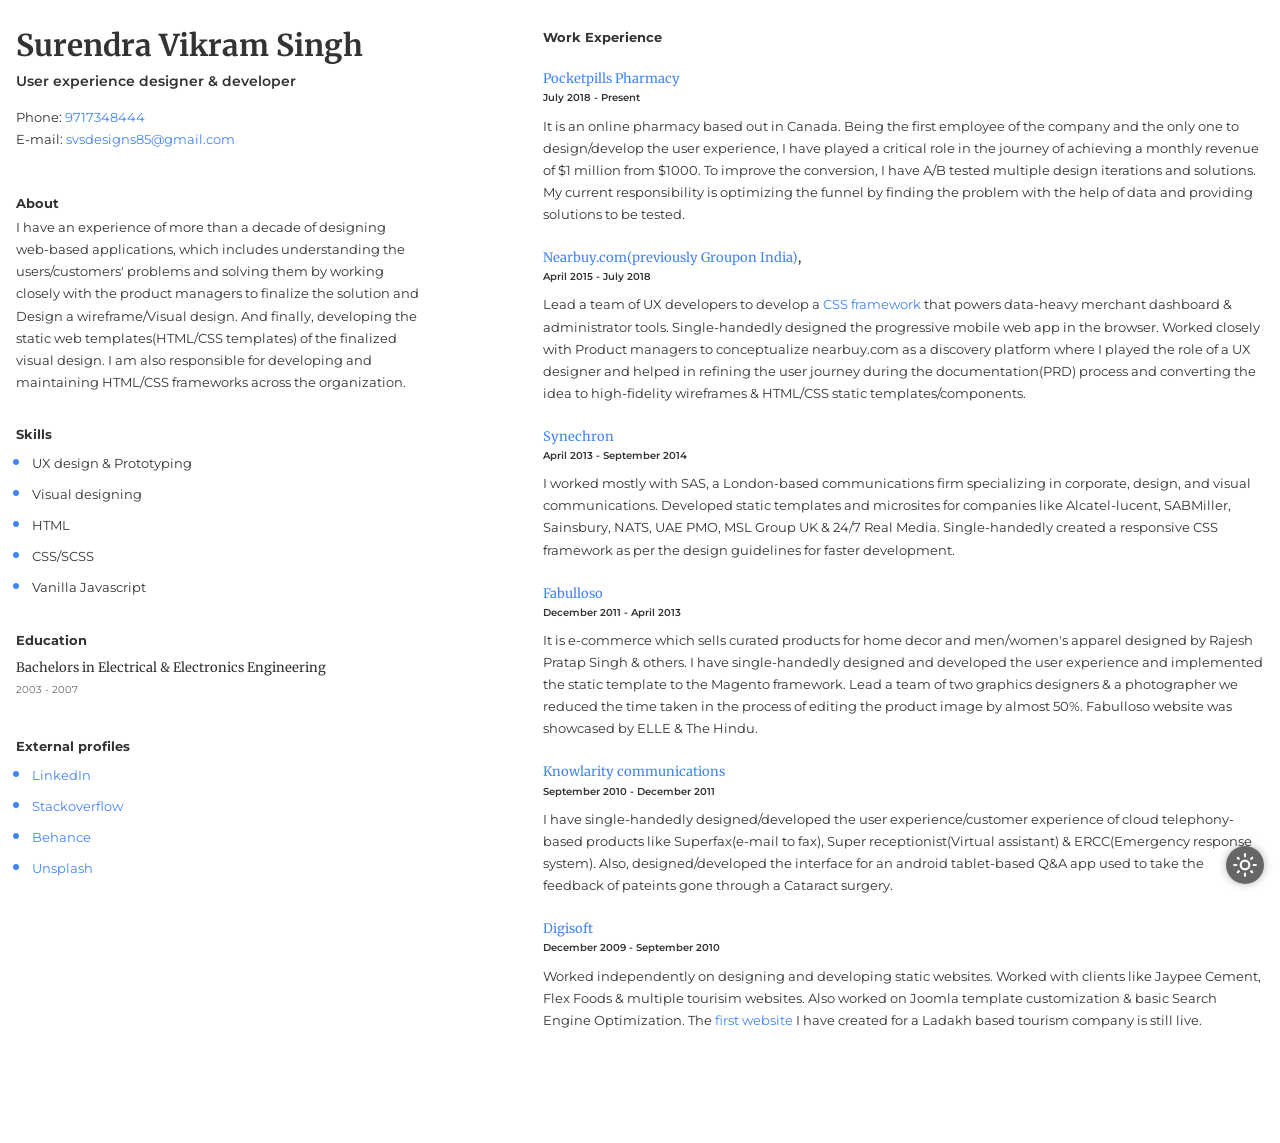
<file: index.html>
<!DOCTYPE html>
<html lang="en">
  <head>
    <meta charset="UTF-8">
    <meta http-equiv="X-UA-Compatible" content="IE=edge">
    <meta name="viewport" content="width=device-width, initial-scale=1.0">
    <title>Surendra Vikram Singh, UX Designer/Developer</title>
    <link rel="preconnect" href="https://fonts.googleapis.com">
    <link rel="preconnect" href="https://fonts.gstatic.com" crossorigin>
    <link rel="preconnect" href="https://fonts.googleapis.com">
    <link rel="preconnect" href="https://fonts.googleapis.com">
    <link href="https://fonts.googleapis.com/css2?family=Merriweather:wght@300;400;700&family=Montserrat:wght@400;600;700&display=swap" rel="stylesheet">
    <link rel="stylesheet" href="styles/style.css" class="block">
  </head>

  <body class="">
    <div class="page-container">

      <!-- Content -->
      <main>
        <section>
          <div class="container full-height">
            <div class="row between-xs full-height">
              <div class="column column--xs-12 column--l-4">
                <div class="wrapper--vertical-l">
                  <h1 class="font-bold">Surendra Vikram Singh</h1>
                  <h2 class="h5 p font-medium margin-top-xs lineheight-default">User experience designer & developer</h2>
                  <address class="margin-top-m">
                    <small class="lineheight-default p">Phone: <a href="tel:9717348444">9717348444</a></small><br>
                    <small class="lineheight-default p">E-mail: <a href="mailto:svsdesigns85@gmail.com">svsdesigns85@gmail.com</a></small>
                  </address>
                </div>

                <div class="wrapper--content margin-top-s">
                  <h3 class="h6 p font-bold">About</h1>
                  <p class="margin-top-xs">I have an experience of more than a decade of designing web-based applications, which includes understanding the users/customers' problems and solving them by working closely with the product managers to finalize the solution and Design a wireframe/Visual design. And finally, developing the static web templates(HTML/CSS templates) of the finalized visual design. I am also responsible for developing and maintaining HTML/CSS frameworks across the organization.</p>
                </div>

                <!-- Skills -->
                <div class="wrapper--content margin-top-s">
                  <h3 class="h6 p font-bold">Skills</h1>
                  <ul class="list list--secondary">
                    <li class="p">UX design & Prototyping</li>
                    <li class="p">Visual designing</li>
                    <li class="p">HTML</li>
                    <li class="p">CSS/SCSS</li>
                    <li class="p">Vanilla Javascript</li>
                  </ul>
                </div>

                <!-- Education -->
                <div class="wrapper--content margin-top-s">
                  <h3 class="h6 p font-bold">Education</h1>

                  <div class="wrapper--vertical-s">
                    <h4 class="h6 font-medium lineheight-default">Bachelors in Electrical & Electronics Engineering</h4>
                    <p class="small color-light font-regular lineheight-m margin-top-xs">2003 - 2007</p>
                  </div>
                </div>

                <!-- Education -->
                <div class="wrapper--content margin-top-s">
                  <h3 class="h6 p font-bold">External profiles</h1>

                    <ul class="list list--secondary">
                      <li class="p"><a href="https://www.linkedin.com/in/svsdesigns/" target="__blank">LinkedIn</a></li>
                      <li class="p"><a href="https://stackoverflow.com/users/1160568/svs" target="__blank">Stackoverflow</a></li>
                      <li class="p"><a href="https://www.behance.net/svsdesigns" target="__blank">Behance</a></li>
                      <li class="p"><a href="https://unsplash.com/@svsdesigns" target="__blank">Unsplash</a></li>
                    </ul>
                </div>
                
              </div>
              <div class="column column--xs-12 column--l-7">
                <div class="wrapper--content margin-top-l">
                  <h3 class="h6 p font-bold">Work Experience</h1>
                </div>

                <!-- Pocketpills -->
                <div class="wrapper--vertical-m">
                  <h4 class="h6 font-medium"><a href="https://pocketpills.com" target="_blank">Pocketpills Pharmacy</a><br><i class="small font-medium lineheight-m">July 2018 - Present</i></h4>
                  <p class="margin-top-s">It is an online pharmacy based out in Canada. Being the first employee of the company and the only one to design/develop the user experience, I have played a critical role in the journey of achieving a monthly revenue of $1 million from $1000. To improve the conversion, I have A/B tested multiple design iterations and solutions. My current responsibility is optimizing the funnel by finding the problem with the help of data and providing solutions to be tested. </p>
                </div>

                <!-- Nearbuy -->
                <div class="wrapper--vertical-m">
                  <h4 class="h6 font-medium"><a href="https://www.nearbuy.com/" target="_blank">Nearbuy.com(previously Groupon India)</a>, <br><i class="small font-medium lineheight-m">April 2015 - July 2018</i></h4>
                  <p class="margin-top-s">Lead a team of UX developers to develop a <a href="http://design.nearbuytools.com/phantom/v2/index.html" target="_blank">CSS framework</a> that powers data-heavy merchant dashboard & administrator tools. Single-handedly designed the progressive mobile web app in the browser. Worked closely with Product managers to conceptualize nearbuy.com as a discovery platform where I played the role of a UX designer and helped in refining the user journey during the documentation(PRD) process and converting the idea to high-fidelity wireframes & HTML/CSS static templates/components.</p>
                </div>

                <!-- Synechron -->
                <div class="wrapper--vertical-m">
                  <h4 class="h6 font-medium"><a href="https://www.synechron.com/" target="_blank">Synechron</a><br><i class="small font-medium lineheight-m">April 2013 - September 2014</i></h4>
                  <p class="margin-top-s">I worked mostly with SAS, a London-based communications firm specializing in corporate, design, and visual communications. Developed static templates and microsites for companies like Alcatel-lucent, SABMiller, Sainsbury, NATS, UAE PMO, MSL Group UK & 24/7 Real Media. Single-handedly created a responsive CSS framework as per the design guidelines for faster development.</p>
                </div>

                <!-- Fabulloso -->
                <div class="wrapper--vertical-m">
                  <h4 class="h6 font-medium"><a href="https://fabulloso.com/" target="_blank">Fabulloso</a><br><i class="small font-medium lineheight-m">December 2011 - April 2013</i></h4>
                  <p class="margin-top-s">It is e-commerce which sells curated products for home decor and men/women's apparel designed by Rajesh Pratap Singh & others. I have single-handedly designed and developed the user experience and implemented the static template to the Magento framework. Lead a team of two graphics designers & a photographer we reduced the time taken in the process of editing the product image by almost 50%. Fabulloso website was showcased by ELLE & The Hindu.</p>
                </div>

                <!-- Knowlarity -->
                <div class="wrapper--vertical-m">
                  <h4 class="h6 font-medium"><a href="https://www.knowlarity.com/" target="_blank">Knowlarity communications</a><br><i class="small font-medium lineheight-m">September 2010 - December 2011</i></h4>
                  <p class="margin-top-s">I have single-handedly designed/developed the user experience/customer experience of cloud telephony-based products like Superfax(e-mail to fax), Super receptionist(Virtual assistant) & ERCC(Emergency response system). Also, designed/developed the interface for an android tablet-based Q&A app used to take the feedback of pateints gone through a Cataract surgery.</p>
                </div>

                <!-- Digisoft -->
                <div class="wrapper--vertical-m">
                  <h4 class="h6 font-medium"><a href="https://digisoft.in/" target="_blank">Digisoft</a><br><i class="small font-medium lineheight-m">December 2009 - September 2010</i></h4>
                  <p class="margin-top-s">Worked independently on designing and developing static websites. Worked with clients like Jaypee Cement, Flex Foods & multiple tourisim websites. Also worked on Joomla template customization & basic Search Engine Optimization. The <a href="http://www.mindruktrek.com/" target="_blank">first website</a> I have created for a Ladakh based tourism company is still live.</p>
                </div>


              </div>
            </div>
          </div>
        </section>
      </main>

      <!-- footer -->
      <div class="btn--fab bg-dark--60">
        <button id="day-light-toggle">
          
        </button>
      </div>
    </div>

    <!-- Scripts -->
    <script>
      // Dark/light mode
      var dayLightToogle = document.getElementById('day-light-toggle');
      dayLightToogle.addEventListener('click', function(){
        document.body.classList.toggle('dark');
      });
    </script>
  </body>
</html>
</file>
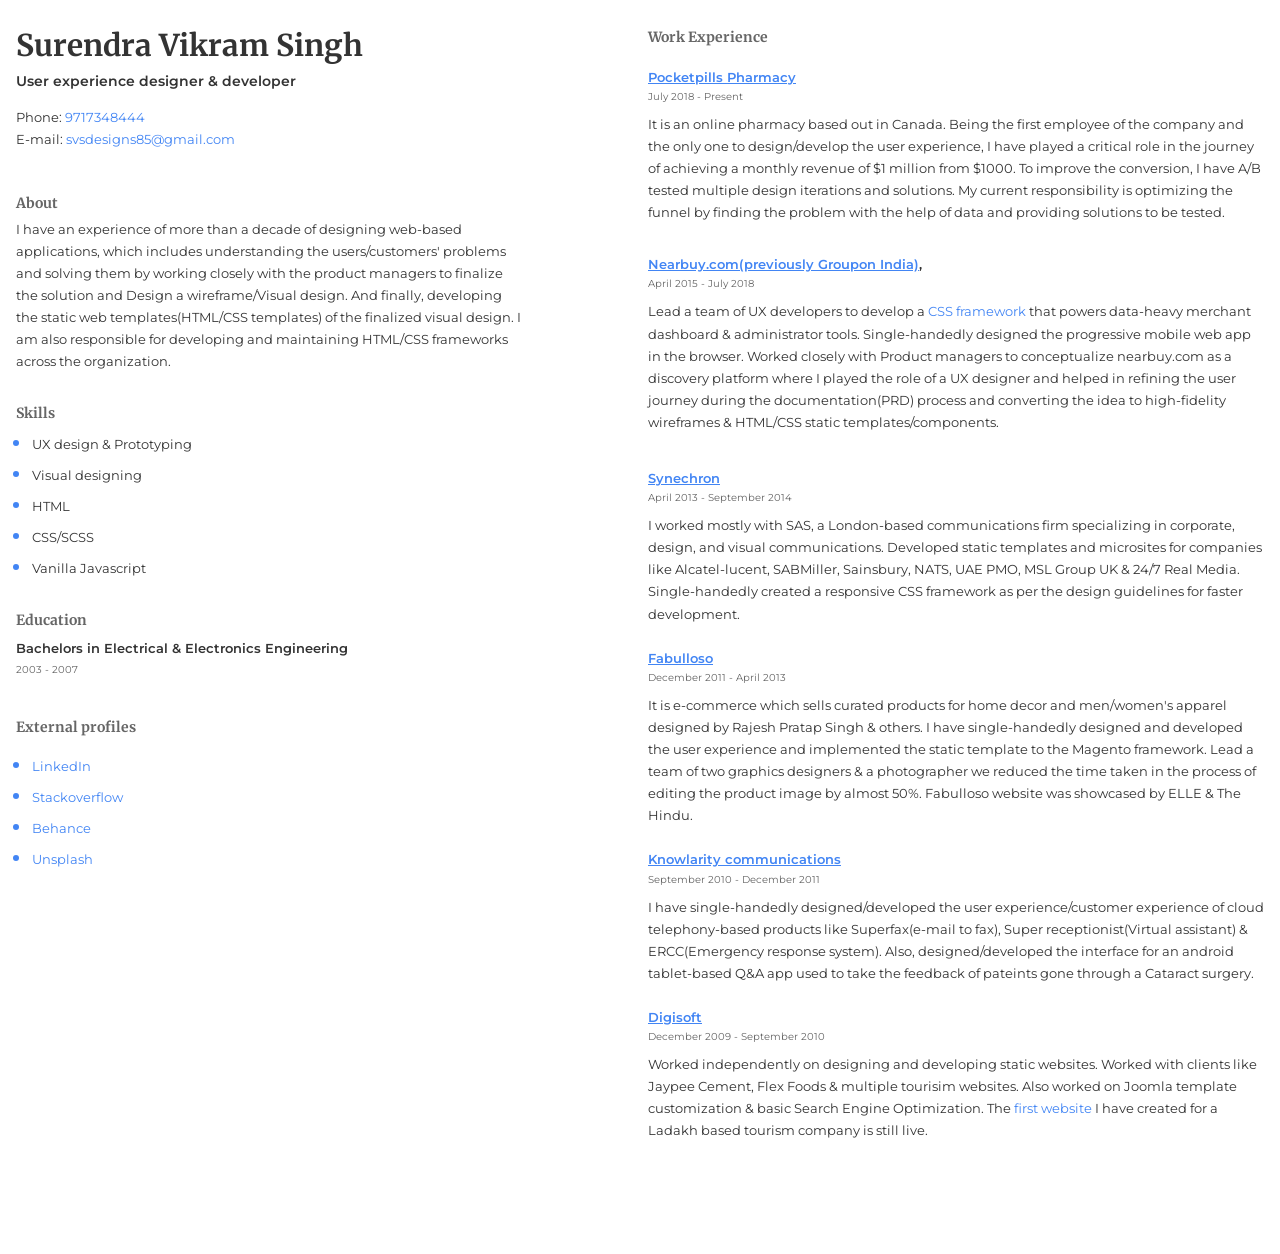
<file: resume.html>
<!DOCTYPE html>
<html lang="en">
  <head>
    <meta charset="UTF-8">
    <meta http-equiv="X-UA-Compatible" content="IE=edge">
    <meta name="viewport" content="width=device-width, initial-scale=1.0">
    <title>Surendra Vikram Singh, UX Designer/Developer</title>
    <link rel="preconnect" href="https://fonts.googleapis.com">
    <link rel="preconnect" href="https://fonts.gstatic.com" crossorigin>
    <!-- <link href="https://fonts.googleapis.com/css2?family=Merriweather+Sans:wght@300;500;800&family=Merriweather:wght@300;400;700&display=swap" rel="stylesheet"> -->
    <link rel="preconnect" href="https://fonts.googleapis.com">
    <link rel="preconnect" href="https://fonts.googleapis.com">
    <link href="https://fonts.googleapis.com/css2?family=Merriweather:wght@300;400;700&family=Montserrat:wght@400;600;700&display=swap" rel="stylesheet">
    <link href="https://fonts.googleapis.com/icon?family=Material+Icons" rel="stylesheet">
    <link rel="stylesheet" href="styles/style.css" class="block">
  </head>

  <body class="">
    <div class="page-container">

      <!-- Content -->
      <main>
        <section>
          <div class="container full-height">
            <div class="row between-xs full-height">
              <div class="column column--xs-12 column--l-5">
                <div class="wrapper--vertical-l">
                  <h1 class="font-bold">Surendra Vikram Singh</h1>
                  <h2 class="h5 p font-medium margin-top-xs lineheight-default">User experience designer & developer</h2>
                  <address class="margin-top-m">
                    <small class="lineheight-default p">Phone: <a href="tel:9717348444">9717348444</a></small><br>
                    <small class="lineheight-default p">E-mail: <a href="mailto:svsdesigns85@gmail.com">svsdesigns85@gmail.com</a></small>
                  </address>
                </div>

                <div class="wrapper--content margin-top-s">
                  <h3 class="h5 font-bold color-light">About</h1>
                  <p class="margin-top-xs">I have an experience of more than a decade of designing web-based applications, which includes understanding the users/customers' problems and solving them by working closely with the product managers to finalize the solution and Design a wireframe/Visual design. And finally, developing the static web templates(HTML/CSS templates) of the finalized visual design. I am also responsible for developing and maintaining HTML/CSS frameworks across the organization.</p>
                </div>

                <!-- Skills -->
                <div class="wrapper--content margin-top-s">
                  <h3 class="h5 font-bold color-light">Skills</h1>
                  <ul class="list list--secondary">
                    <li class="p">UX design & Prototyping</li>
                    <li class="p">Visual designing</li>
                    <li class="p">HTML</li>
                    <li class="p">CSS/SCSS</li>
                    <li class="p">Vanilla Javascript</li>
                  </ul>
                </div>

                <!-- Education -->
                <div class="wrapper--content margin-top-s">
                  <h3 class="h5 font-bold color-light">Education</h1>

                  <div class="wrapper--vertical-s">
                    <h4 class="p font-medium">Bachelors in Electrical & Electronics Engineering</h4>
                    <p class="small color-light font-regular lineheight-default margin-top-xs">2003 - 2007</p>
                  </div>
                </div>

                <!-- Education -->
                <div class="wrapper--content margin-top-s">
                  <h3 class="h5 font-bold color-light">External profiles</h1>

                  <div class="wrapper--vertical-s">
                    <ul class="list list--secondary">
                      <li class="p"><a href="https://www.linkedin.com/in/svsdesigns/" target="__blank">LinkedIn</a></li>
                      <li class="p"><a href="https://stackoverflow.com/users/1160568/svs" target="__blank">Stackoverflow</a></li>
                      <li class="p"><a href="https://www.behance.net/svsdesigns" target="__blank">Behance</a></li>
                      <li class="p"><a href="https://unsplash.com/@svsdesigns" target="__blank">Unsplash</a></li>
                    </ul>
                  </div>
                </div>
                
              </div>
              <div class="column column--xs-12 column--l-6">
                <div class="wrapper--content margin-top-l">
                  <h3 class="h5 font-bold color-light">Work Experience</h1>
                </div>

                <!-- Pocketpills -->
                <div class="wrapper--vertical-s">
                  <h4 class="p font-medium"><a href="https://pocketpills.com" target="_blank" class="txt-underline">Pocketpills Pharmacy</a><br><i class="small color-light font-regular lineheight-default">July 2018 - Present</i></h4>
                  <p class="margin-top-s">It is an online pharmacy based out in Canada. Being the first employee of the company and the only one to design/develop the user experience, I have played a critical role in the journey of achieving a monthly revenue of $1 million from $1000. To improve the conversion, I have A/B tested multiple design iterations and solutions. My current responsibility is optimizing the funnel by finding the problem with the help of data and providing solutions to be tested. </p>
                </div>

                <!-- Nearbuy -->
                <div class="wrapper--vertical-l">
                  <h4 class="p font-medium"><a href="https://www.nearbuy.com/" target="_blank" class="txt-underline">Nearbuy.com(previously Groupon India)</a>, <br><i class="small color-light font-regular lineheight-default">April 2015 - July 2018</i></h4>
                  <p class="margin-top-s">Lead a team of UX developers to develop a <a href="http://design.nearbuytools.com/phantom/v2/index.html" target="_blank">CSS framework</a> that powers data-heavy merchant dashboard & administrator tools. Single-handedly designed the progressive mobile web app in the browser. Worked closely with Product managers to conceptualize nearbuy.com as a discovery platform where I played the role of a UX designer and helped in refining the user journey during the documentation(PRD) process and converting the idea to high-fidelity wireframes & HTML/CSS static templates/components.</p>
                </div>

                <!-- Synechron -->
                <div class="wrapper--vertical-m">
                  <h4 class="p font-medium"><a href="https://www.synechron.com/" target="_blank" class="txt-underline">Synechron</a><br><i class="small color-light font-regular lineheight-default">April 2013 - September 2014</i></h4>
                  <p class="margin-top-s">I worked mostly with SAS, a London-based communications firm specializing in corporate, design, and visual communications. Developed static templates and microsites for companies like Alcatel-lucent, SABMiller, Sainsbury, NATS, UAE PMO, MSL Group UK & 24/7 Real Media. Single-handedly created a responsive CSS framework as per the design guidelines for faster development.</p>
                </div>

                <!-- Fabulloso -->
                <div class="wrapper--vertical-m">
                  <h4 class="p font-medium"><a href="https://fabulloso.com/" target="_blank" class="txt-underline">Fabulloso</a><br><i class="small color-light font-regular lineheight-default">December 2011 - April 2013</i></h4>
                  <p class="margin-top-s">It is e-commerce which sells curated products for home decor and men/women's apparel designed by Rajesh Pratap Singh & others. I have single-handedly designed and developed the user experience and implemented the static template to the Magento framework. Lead a team of two graphics designers & a photographer we reduced the time taken in the process of editing the product image by almost 50%. Fabulloso website was showcased by ELLE & The Hindu.</p>
                </div>

                <!-- Knowlarity -->
                <div class="wrapper--vertical-m">
                  <h4 class="p font-medium"><a href="https://www.knowlarity.com/" target="_blank" class="txt-underline">Knowlarity communications</a><br><i class="small color-light font-regular lineheight-default">September 2010 - December 2011</i></h4>
                  <p class="margin-top-s">I have single-handedly designed/developed the user experience/customer experience of cloud telephony-based products like Superfax(e-mail to fax), Super receptionist(Virtual assistant) & ERCC(Emergency response system). Also, designed/developed the interface for an android tablet-based Q&A app used to take the feedback of pateints gone through a Cataract surgery.</p>
                </div>

                <!-- Digisoft -->
                <div class="wrapper--vertical-m">
                  <h4 class="p font-medium"><a href="https://digisoft.in/" target="_blank" class="txt-underline">Digisoft</a><br><i class="small color-light font-regular lineheight-default">December 2009 - September 2010</i></h4>
                  <p class="margin-top-s">Worked independently on designing and developing static websites. Worked with clients like Jaypee Cement, Flex Foods & multiple tourisim websites. Also worked on Joomla template customization & basic Search Engine Optimization. The <a href="http://www.mindruktrek.com/" target="_blank">first website</a> I have created for a Ladakh based tourism company is still live.</p>
                </div>


              </div>
            </div>
          </div>
        </section>
      </main>

      <!-- footer -->
      <footer></footer>
    </div>
  </body>
</html>
</file>
<file: styles/style.css>
@charset "UTF-8";
html, body, div, span, h1, h2, h3, h4, h5, h6, p, blockquote, a, address, em, img, small, strike, strong, sub, sup, tt, var, b, u, i, dl, dt, dd, ol, ul, li, fieldset, form, label, legend, table, caption, tbody, tfoot, thead, tr, th, td, article, aside, embed, figure, figcaption, footer, header, hgroup, menu, nav, section, summary, time, audio, video {
  margin: 0;
  padding: 0;
  border: 0;
  font-size: 100%;
  font: inherit;
  vertical-align: baseline;
}

article, aside, details, figcaption, figure, footer, header, hgroup, menu, nav, section {
  display: block;
}

table {
  border-collapse: collapse;
  border-spacing: 0;
}

.material-icons {
  font-family: "Material Icons";
  font-weight: normal;
  font-style: normal;
  font-size: 2.4rem;
  /* Preferred icon size */
  display: inline-block;
  line-height: 1;
  text-transform: none;
  letter-spacing: normal;
  word-wrap: normal;
  white-space: nowrap;
  direction: ltr;
  /* Support for all WebKit browsers. */
  -webkit-font-smoothing: antialiased;
  /* Support for Safari and Chrome. */
  text-rendering: optimizeLegibility;
  /* Support for Firefox. */
  -moz-osx-font-smoothing: grayscale;
  /* Support for IE. */
  font-feature-settings: "liga";
}

html {
  box-sizing: border-box;
  font-size: 62.5%;
  position: relative;
  min-height: 100%;
  scroll-behavior: smooth;
  overflow-x: hidden;
  -webkit-overflow-scrolling: touch;
}

@media only screen and (min-width: 320px) and (-webkit-min-device-pixel-ratio: 2) {
  html {
    font-size: 68.75%;
  }
}
@media only screen and (min-width: 375px) and (-webkit-min-device-pixel-ratio: 2) {
  html {
    font-size: 75%;
  }
}
@media only screen and (min-width: 1200px) and (-webkit-min-device-pixel-ratio: 2) {
  html {
    font-size: 84%;
  }
}
@media only screen and (min-width: 1200px) and (min-resolution: 192dpi) {
  html {
    font-size: 84%;
  }
}
@media only screen and (min-width: 1300px) {
  html {
    font-size: 84%;
  }
}
*, *:before, *:after {
  box-sizing: inherit;
}

body {
  -webkit-text-size-adjust: none;
  line-height: 1;
  text-rendering: optimizeLegibility;
  overflow-x: hidden;
  background-color: #fff;
  transition: all 0.3s ease;
  -webkit-overflow-scrolling: touch;
  color: #333;
}

a {
  text-decoration: none;
  color: #4285f4;
  cursor: pointer;
}
a:hover, a:focus, a:active {
  color: #666;
}

span {
  font-weight: inherit;
}

section + section {
  padding: 5.6rem 0 11.2rem;
}

@media only screen and (min-width: 768px) {
  section + section {
    padding: 11.2rem 0 11.2rem;
  }
}
button, .btn {
  background-color: transparent;
  font-family: "Montserrat", Arial, Helvetica, sans-serif;
  font-weight: 600;
  line-height: 1;
  border-radius: 500px;
  text-align: center;
  display: inline-flex;
  align-items: center;
  justify-content: center;
  white-space: nowrap;
  position: relative;
  border: 2px solid transparent;
  margin: 0;
  max-height: 4.8rem;
  border: 0.22rem solid transparent;
  color: #e0e5e9;
  padding: 0.8rem 1.6rem;
  font-size: 1.4rem;
  transition: all 0.16s ease-out;
}
button[disabled], button[disabled=disabled], button[disabled=true], .btn[disabled], .btn[disabled=disabled], .btn[disabled=true] {
  background-color: #ccc;
  color: #fff;
  cursor: not-allowed;
  box-shadow: none;
}
button[disabled]:hover, button[disabled=disabled]:hover, button[disabled=true]:hover, .btn[disabled]:hover, .btn[disabled=disabled]:hover, .btn[disabled=true]:hover {
  cursor: not-allowed;
}

button + button {
  margin-left: 0.8rem;
}

button, a {
  outline: 0;
  cursor: pointer;
}

button:hover, button:focus, button:active, .btn:hover, .btn:focus, .btn:active {
  background-color: #fff;
  color: #191718;
  box-shadow: 0 0 11px rgba(0, 0, 0, 0.22);
  transition: all 0.2s ease;
}

label, .label {
  font-family: "Montserrat", Arial, Helvetica, sans-serif;
  font-weight: 600;
  line-height: 2;
  font-size: 1.1rem;
}

input[type=text], input[type=number], input[type=tel], input[type=password], input[type=date], input[type=search], input[type=email], input[type=datetime-local], select, .select {
  font-family: "Montserrat", Arial, Helvetica, sans-serif;
  min-width: 35px;
  padding: 1rem 0.8rem 1rem 0.8rem;
  line-height: 1.4;
  background-color: rgba(255, 255, 255, 0.9);
  border-width: 2px;
  border-style: solid;
  border-radius: 0.4rem;
  vertical-align: middle;
  font-size: 1.5rem;
  font-weight: 600;
  letter-spacing: 0.04rem;
  -webkit-appearance: none;
  -moz-appearance: textfield;
  border-color: #999;
  outline: 0;
  -o-transition: border 0.15s ease-in;
  -ms-transition: border 0.15s ease-in;
  -moz-transition: border 0.15s ease-in;
  -webkit-transition: border 0.15s ease-in;
  transition: border 0.15s ease-in;
}
input[type=text]:focus, input[type=number]:focus, input[type=tel]:focus, input[type=password]:focus, input[type=date]:focus, input[type=search]:focus, input[type=email]:focus, input[type=datetime-local]:focus, select:focus, .select:focus {
  outline: 0;
  border-color: #191718;
  box-shadow: inset 0 0 0.4rem rgba(0, 0, 0, 0.2);
}
input[type=text][disabled], input[type=text][disabled=disabled], input[type=text][disabled=true], input[type=number][disabled], input[type=number][disabled=disabled], input[type=number][disabled=true], input[type=tel][disabled], input[type=tel][disabled=disabled], input[type=tel][disabled=true], input[type=password][disabled], input[type=password][disabled=disabled], input[type=password][disabled=true], input[type=date][disabled], input[type=date][disabled=disabled], input[type=date][disabled=true], input[type=search][disabled], input[type=search][disabled=disabled], input[type=search][disabled=true], input[type=email][disabled], input[type=email][disabled=disabled], input[type=email][disabled=true], input[type=datetime-local][disabled], input[type=datetime-local][disabled=disabled], input[type=datetime-local][disabled=true], select[disabled], select[disabled=disabled], select[disabled=true], .select[disabled], .select[disabled=disabled], .select[disabled=true] {
  color: #191718;
  background-color: #fff;
  border-color: #ccc;
  cursor: not-allowed;
}
input[type=text]::-webkit-input-placeholder, input[type=number]::-webkit-input-placeholder, input[type=tel]::-webkit-input-placeholder, input[type=password]::-webkit-input-placeholder, input[type=date]::-webkit-input-placeholder, input[type=search]::-webkit-input-placeholder, input[type=email]::-webkit-input-placeholder, input[type=datetime-local]::-webkit-input-placeholder, select::-webkit-input-placeholder, .select::-webkit-input-placeholder {
  /* Edge */
  color: #666;
  font-size: 1.1rem;
  font-family: "Montserrat", Arial, Helvetica, sans-serif;
  font-weight: 600;
  text-transform: none;
}
input[type=text]:-ms-input-placeholder, input[type=number]:-ms-input-placeholder, input[type=tel]:-ms-input-placeholder, input[type=password]:-ms-input-placeholder, input[type=date]:-ms-input-placeholder, input[type=search]:-ms-input-placeholder, input[type=email]:-ms-input-placeholder, input[type=datetime-local]:-ms-input-placeholder, select:-ms-input-placeholder, .select:-ms-input-placeholder {
  /* Internet Explorer 10-11 */
  color: #666;
  font-size: 1.1rem;
  font-family: "Montserrat", Arial, Helvetica, sans-serif;
  font-weight: 600;
  text-transform: none;
}
input[type=text]::placeholder, input[type=number]::placeholder, input[type=tel]::placeholder, input[type=password]::placeholder, input[type=date]::placeholder, input[type=search]::placeholder, input[type=email]::placeholder, input[type=datetime-local]::placeholder, select::placeholder, .select::placeholder {
  color: #666;
  font-size: 1.1rem;
  font-family: "Montserrat", Arial, Helvetica, sans-serif;
  font-weight: 400;
  text-transform: none;
  transform: translateY(-0.12rem);
}

input[type=number]::-webkit-inner-spin-button,
input[type=number]::-webkit-outer-spin-button {
  -webkit-appearance: none;
}

input[type=number], input[type=tel] {
  -moz-appearance: textfield;
  font-family: "Montserrat", Arial, Helvetica, sans-serif;
  font-weight: 600;
}

select {
  background-image: url("https://fonts.gstatic.com/s/i/materialicons/arrow_drop_down/v15/24px.svg");
  background-repeat: no-repeat;
  background-position: calc(100% - 0.8rem) center;
}

textarea {
  font-family: "Merriweather", "Times New Roman", serif;
  border-width: 2px;
  border-style: solid;
  border-radius: 0.4rem;
  font-size: 1.3rem;
  padding: 1rem 0.8rem 1rem 0.8rem;
}
textarea:focus {
  outline: 0;
  border-color: #191718;
  box-shadow: inset 0 0 0.4rem rgba(0, 0, 0, 0.2);
}

/*

//Base Styles


b, strong {
  font-weight: $font-bold;
}

input[type="checkbox"], input[type="radio"] {
  margin: 0;
}

input[disabled] {
  background-color: $color-disable;
  pointer-events: none;
}

input[readonly] {
  &:focus {
    outline: 0;
  }
}

a[href^=tel] { color: inherit; text-decoration: none;}

address {
  font-size: 1.1em;
  font-weight: $font-regular;
}*/
ol {
  padding-left: 1.5rem;
}

ul {
  list-style-type: disc;
  list-style-position: outside;
  padding-left: 1.6rem;
  margin-left: 0rem;
}

li {
  font-size: 1.3rem;
  font-weight: 300;
  line-height: 1.7;
  margin-top: 0.4rem;
}
li::marker {
  font-size: 1.4em;
  color: #f3d849;
}
li:first-child {
  padding-top: 0;
}

/*dl {
  margin-bottom: 1.2em;
  &:last-child{
    margin-bottom: 0;
  }
}

table {
  width: 100%;
  margin-bottom: 0.6rem;
}

th {
  text-align: left;
  font-weight: $font-semibold;
  color: $color-dark;
  padding: 0.6rem 0;
  font-size: 1.2em;
}

th, td {
  border-bottom: 1px solid $color-border;
}

small {
  font-size: 1rem;
}

td {
  font-weight: $font-regular;
   padding: 1.2rem 0;
   font-size: 1.2em;
}

tr:last-child {
  td {
    border-bottom: 0;
  }
}

video {
  display: block;
}*/
.form-container {
  display: flex;
  flex-direction: column;
}
.form-container main {
  flex: 1 0 0%;
}
.form-container main > section {
  padding-top: 6.4rem;
  padding-bottom: 9.6rem;
}
@media screen and (min-width: 640px) {
  .form-container main > section {
    padding-bottom: 2.8rem;
  }
}
.form-container footer {
  padding: 0;
  position: fixed;
  bottom: 0;
  width: 100%;
  z-index: 4;
  box-shadow: 0 -1px 8px 1px rgba(0, 0, 0, 0.1);
}
@media screen and (min-width: 640px) {
  .form-container footer {
    position: static;
    box-shadow: none;
  }
}

.page-container {
  padding-bottom: 10rem;
}

.page-container--dashboard {
  background-color: #f9f4fb;
  min-height: 100vh;
}

.container {
  margin-right: auto;
  margin-left: auto;
  padding-right: 1.6rem;
  padding-left: 1.6rem;
}

.row {
  display: flex;
  flex-wrap: wrap;
  margin-right: -0.8rem;
  margin-left: -0.8rem;
}

.row--reverse {
  flex-direction: row-reverse;
}
.row--middle {
  align-items: center;
}
.row--nowrap {
  flex-wrap: nowrap;
}

.row--column-xs {
  flex-direction: column;
}
.row--column-xs > .column {
  width: 100%;
}
.row--grow-1 > .column:first-child {
  flex: 1 0 0%;
}
.row--grow-2 > .column:last-child {
  flex: 1 0 0%;
}

.column {
  box-sizing: border-box;
  flex: 0 0 auto;
  padding-right: 0.8rem;
  padding-left: 0.8rem;
}

.row, .column {
  font-size: 0;
  line-height: 1;
}

.row--gutter-half {
  margin-right: -0.4rem;
  margin-left: -0.4rem;
}
.row--gutter-half > .column {
  padding-right: 0.4rem;
  padding-left: 0.4rem;
}
.row--gutter-quarter {
  margin-right: -0.2rem;
  margin-left: -0.2rem;
}
.row--gutter-quarter > .column {
  padding-right: 0.2rem;
  padding-left: 0.2rem;
}

@media screen and (max-width: 320px) {
  .container {
    padding-right: 0.8rem;
    padding-left: 0.8rem;
  }
}
.wrapper {
  padding-right: 1.6rem;
  padding-left: 1.6rem;
}
.wrapper-half {
  padding-right: 0.8rem;
  padding-left: 0.8rem;
}
.wrapper-l {
  padding-right: 2.4rem;
  padding-left: 2.4rem;
}
.wrapper--vertical {
  padding-top: 1.6rem;
  padding-bottom: 1.6rem;
}
.wrapper--vertical-xs {
  padding-top: 0.4rem;
  padding-bottom: 0.4rem;
}
.wrapper--vertical-s {
  padding-top: 0.8rem;
  padding-bottom: 0.8rem;
}
.wrapper--vertical-m {
  padding-top: 1.2rem;
  padding-bottom: 1.2rem;
}
.wrapper--vertical-l {
  padding-top: 2.4rem;
  padding-bottom: 2.4rem;
}
.wrapper--vertical-xl {
  padding-top: 3.2rem;
  padding-bottom: 3.2rem;
}
.wrapper--vertical-xxl {
  padding-top: 4.8rem;
  padding-bottom: 4.8rem;
}
.wrapper--vertical-xxxl {
  padding-top: 6.4rem;
  padding-bottom: 6.4rem;
}
.wrapper--vertical-max {
  padding-top: 9.6rem;
  padding-bottom: 9.6rem;
}
.wrapper--content {
  padding-top: 1.2rem;
  padding-bottom: 1.2rem;
}
.wrapper--negative-h {
  margin-right: -1.6rem;
  margin-left: -1.6rem;
}

.column--xs {
  flex-grow: 1;
  flex-basis: 0;
  max-width: 100%;
}
.column--xs-1 {
  flex-basis: 8.33333333%;
  max-width: 8.33333333%;
}
.column--xs-2 {
  flex-basis: 16.66666667%;
  max-width: 16.66666667%;
}
.column--xs-3 {
  flex-basis: 25%;
  max-width: 25%;
}
.column--xs-4 {
  flex-basis: 33.33333333%;
  max-width: 33.33333333%;
}
.column--xs-5 {
  flex-basis: 41.66666667%;
  max-width: 41.66666667%;
}
.column--xs-6 {
  flex-basis: 50%;
  max-width: 50%;
}
.column--xs-7 {
  flex-basis: 58.33333333%;
  max-width: 58.33333333%;
}
.column--xs-8 {
  flex-basis: 66.66666667%;
  max-width: 66.66666667%;
}
.column--xs-9 {
  flex-basis: 75%;
  max-width: 75%;
}
.column--xs-10 {
  flex-basis: 83.33333333%;
  max-width: 83.33333333%;
}
.column--xs-11 {
  flex-basis: 91.66666667%;
  max-width: 91.66666667%;
}
.column--xs-12 {
  flex-basis: 100%;
  max-width: 100%;
}

.start-xs {
  justify-content: flex-start;
  text-align: start;
}

.center-xs {
  justify-content: center;
}

.end-xs {
  justify-content: flex-end;
  text-align: end;
}

.top-xs {
  align-items: flex-start;
}

.middle-xs {
  align-items: center;
}

.bottom-xs {
  align-items: flex-end;
}

.around-xs {
  justify-content: space-around;
}

.between-xs {
  justify-content: space-between;
}

.reverse-xs {
  flex-direction: row-reverse;
}

.first-xs {
  order: -1;
}

.last-xs {
  order: 1;
}

@media only screen and (min-width: 640px) {
  .row--column-s {
    flex-direction: column;
  }
  .row--column-s > .column {
    width: 100%;
  }
  .row--reset-s {
    flex-direction: row;
  }
  .row--reset-s > .column {
    width: auto;
  }

  .column--s {
    flex-grow: 1;
    flex-basis: 0;
    max-width: 100%;
  }
  .column--s-1 {
    flex-basis: 8.33333333%;
    max-width: 8.33333333%;
  }
  .column--s-2 {
    flex-basis: 16.66666667%;
    max-width: 16.66666667%;
  }
  .column--s-3 {
    flex-basis: 25%;
    max-width: 25%;
  }
  .column--s-4 {
    flex-basis: 33.33333333%;
    max-width: 33.33333333%;
  }
  .column--s-5 {
    flex-basis: 41.66666667%;
    max-width: 41.66666667%;
  }
  .column--s-6 {
    flex-basis: 50%;
    max-width: 50%;
  }
  .column--s-7 {
    flex-basis: 58.33333333%;
    max-width: 58.33333333%;
  }
  .column--s-8 {
    flex-basis: 66.66666667%;
    max-width: 66.66666667%;
  }
  .column--s-9 {
    flex-basis: 75%;
    max-width: 75%;
  }
  .column--s-10 {
    flex-basis: 83.33333333%;
    max-width: 83.33333333%;
  }
  .column--s-11 {
    flex-basis: 91.66666667%;
    max-width: 91.66666667%;
  }
  .column--s-12 {
    flex-basis: 100%;
    max-width: 100%;
  }

  .start-s {
    justify-content: flex-start;
    text-align: start;
  }

  .center-s {
    justify-content: center;
  }

  .end-s {
    justify-content: flex-end;
    text-align: end;
  }

  .top-s {
    align-items: flex-start;
  }

  .middle-s {
    align-items: center;
  }

  .bottom-s {
    align-items: flex-end;
  }

  .around-s {
    justify-content: space-around;
  }

  .between-s {
    justify-content: space-between;
  }

  .reverse-s {
    flex-direction: row-reverse;
  }

  .first-s {
    order: -1;
  }

  .last-s {
    order: 1;
  }
}
@media only screen and (min-width: 768px) {
  .row--column-m {
    flex-direction: column;
  }
  .row--column-m > .column {
    width: 100%;
  }
  .row--reset-m {
    flex-direction: row;
  }
  .row--reset-m > .column {
    width: auto;
  }

  .column--m {
    flex-grow: 1;
    flex-basis: 0;
    max-width: 100%;
  }
  .column--m-1 {
    flex-basis: 8.33333333%;
    max-width: 8.33333333%;
  }
  .column--m-2 {
    flex-basis: 16.66666667%;
    max-width: 16.66666667%;
  }
  .column--m-3 {
    flex-basis: 25%;
    max-width: 25%;
  }
  .column--m-4 {
    flex-basis: 33.33333333%;
    max-width: 33.33333333%;
  }
  .column--m-5 {
    flex-basis: 41.66666667%;
    max-width: 41.66666667%;
  }
  .column--m-6 {
    flex-basis: 50%;
    max-width: 50%;
  }
  .column--m-7 {
    flex-basis: 58.33333333%;
    max-width: 58.33333333%;
  }
  .column--m-8 {
    flex-basis: 66.66666667%;
    max-width: 66.66666667%;
  }
  .column--m-9 {
    flex-basis: 75%;
    max-width: 75%;
  }
  .column--m-10 {
    flex-basis: 83.33333333%;
    max-width: 83.33333333%;
  }
  .column--m-11 {
    flex-basis: 91.66666667%;
    max-width: 91.66666667%;
  }
  .column--m-12 {
    flex-basis: 100%;
    max-width: 100%;
  }

  .start-m {
    justify-content: flex-start;
    text-align: start;
  }

  .center-m {
    justify-content: center;
  }

  .end-m {
    justify-content: flex-end;
    text-align: end;
  }

  .top-m {
    align-items: flex-start;
  }

  .middle-m {
    align-items: center;
  }

  .bottom-m {
    align-items: flex-end;
  }

  .around-m {
    justify-content: space-around;
  }

  .between-m {
    justify-content: space-between;
  }

  .reverse-m {
    flex-direction: row-reverse;
  }

  .first-m {
    order: -1;
  }

  .last-m {
    order: 1;
  }
}
@media only screen and (min-width: 1024px) {
  .row--column-l {
    flex-direction: column;
  }
  .row--column-l > .column {
    width: 100%;
  }
  .row--reset-l {
    flex-direction: row;
  }
  .row--reset-l > .column {
    width: auto;
  }

  .container {
    max-width: 1366px;
  }

  .column--l {
    flex-grow: 1;
    flex-basis: 0;
    max-width: 100%;
  }
  .column--l-1 {
    flex-basis: 8.33333333%;
    max-width: 8.33333333%;
  }
  .column--l-2 {
    flex-basis: 16.66666667%;
    max-width: 16.66666667%;
  }
  .column--l-3 {
    flex-basis: 25%;
    max-width: 25%;
  }
  .column--l-4 {
    flex-basis: 33.33333333%;
    max-width: 33.33333333%;
  }
  .column--l-5 {
    flex-basis: 41.66666667%;
    max-width: 41.66666667%;
  }
  .column--l-6 {
    flex-basis: 50%;
    max-width: 50%;
  }
  .column--l-7 {
    flex-basis: 58.33333333%;
    max-width: 58.33333333%;
  }
  .column--l-8 {
    flex-basis: 66.66666667%;
    max-width: 66.66666667%;
  }
  .column--l-9 {
    flex-basis: 75%;
    max-width: 75%;
  }
  .column--l-10 {
    flex-basis: 83.33333333%;
    max-width: 83.33333333%;
  }
  .column--l-11 {
    flex-basis: 91.66666667%;
    max-width: 91.66666667%;
  }
  .column--l-12 {
    flex-basis: 100%;
    max-width: 100%;
  }

  .start-l {
    justify-content: flex-start;
    text-align: start;
  }

  .center-l {
    justify-content: center;
  }

  .end-l {
    justify-content: flex-end;
    text-align: end;
  }

  .top-l {
    align-items: flex-start;
  }

  .middle-l {
    align-items: center;
  }

  .bottom-l {
    align-items: flex-end;
  }

  .around-l {
    justify-content: space-around;
  }

  .between-l {
    justify-content: space-between;
  }

  .reverse-l {
    flex-direction: row-reverse;
  }

  .first-l {
    order: -1;
  }

  .last-l {
    order: 1;
  }
}
@media only screen and (min-width: 1170px) {
  .row--column-xl {
    flex-direction: column;
  }
  .row--column-xl > .column {
    width: 100%;
  }
  .row--reset-xl {
    flex-direction: row;
  }
  .row--reset-xl > .column {
    width: auto;
  }

  .container {
    max-width: 1366px;
  }

  .column--xl {
    flex-grow: 1;
    flex-basis: 0;
    max-width: 100%;
  }
  .column--xl-1 {
    flex-basis: 8.33333333%;
    max-width: 8.33333333%;
  }
  .column--xl-2 {
    flex-basis: 16.66666667%;
    max-width: 16.66666667%;
  }
  .column--xl-3 {
    flex-basis: 25%;
    max-width: 25%;
  }
  .column--xl-4 {
    flex-basis: 33.33333333%;
    max-width: 33.33333333%;
  }
  .column--xl-5 {
    flex-basis: 41.66666667%;
    max-width: 41.66666667%;
  }
  .column--xl-6 {
    flex-basis: 50%;
    max-width: 50%;
  }
  .column--xl-7 {
    flex-basis: 58.33333333%;
    max-width: 58.33333333%;
  }
  .column--xl-8 {
    flex-basis: 66.66666667%;
    max-width: 66.66666667%;
  }
  .column--xl-9 {
    flex-basis: 75%;
    max-width: 75%;
  }
  .column--xl-10 {
    flex-basis: 83.33333333%;
    max-width: 83.33333333%;
  }
  .column--xl-11 {
    flex-basis: 91.66666667%;
    max-width: 91.66666667%;
  }
  .column--xl-12 {
    flex-basis: 100%;
    max-width: 100%;
  }

  .start-xl {
    justify-content: flex-start;
    text-align: start;
  }

  .center-xl {
    justify-content: center;
  }

  .end-xl {
    justify-content: flex-end;
    text-align: end;
  }

  .top-xl {
    align-items: flex-start;
  }

  .middle-xl {
    align-items: center;
  }

  .bottom-xl {
    align-items: flex-end;
  }

  .around-xl {
    justify-content: space-around;
  }

  .between-xl {
    justify-content: space-between;
  }

  .reverse-xl {
    flex-direction: row-reverse;
  }

  .first-xl {
    order: -1;
  }

  .last-xl {
    order: 1;
  }
}
.row--nogutters {
  margin-right: 0;
  margin-left: 0;
}

.row--nogutters > .column {
  padding-right: 0;
  padding-left: 0;
}

.row--vertical-gutters {
  margin-top: -0.8rem;
  margin-bottom: -0.8rem;
}

.row--vertical-gutters > .column {
  padding-top: 0.8rem;
  padding-bottom: 0.8rem;
}

.container--m {
  max-width: 1024px;
}

.container--l {
  max-width: 1170px;
}

.container--xl {
  max-width: 1366px;
}

h1 {
  font-size: 3rem;
}

h2 {
  font-size: 2.8rem;
}

h3 {
  font-size: 2.4rem;
}

h4 {
  font-size: 1.6rem;
}

h5 {
  font-size: 1.4rem;
}

h6 {
  font-size: 1.3rem;
}

small {
  font-size: 1rem;
}

h1, h2, h3, h4, h5, h6, .h1, .h2, .h3, .h4, .h5, .h6 {
  line-height: 1.4;
}

h1, h2, h3, h4, h5, h6 {
  font-family: "Merriweather", "Times New Roman", serif;
  font-weight: 300;
}
h1.font-light, h2.font-light, h3.font-light, h4.font-light, h5.font-light, h6.font-light {
  font-weight: 100;
}
h1.font-regular, h2.font-regular, h3.font-regular, h4.font-regular, h5.font-regular, h6.font-regular {
  font-weight: 300;
}
h1.font-medium, h2.font-medium, h3.font-medium, h4.font-medium, h5.font-medium, h6.font-medium {
  font-weight: 400;
}
h1.font-bold, h2.font-bold, h3.font-bold, h4.font-bold, h5.font-bold, h6.font-bold {
  font-weight: 700;
}

p {
  font-family: "Montserrat", Arial, Helvetica, sans-serif;
  word-wrap: break-word;
  font-size: 1.3rem;
  line-height: 1.7;
}
p + p {
  margin-top: 0.8rem;
}

span {
  line-height: 1.7;
}

p, span, b, i, em, s, small, .small {
  font-family: "Montserrat", Arial, Helvetica, sans-serif;
}
p.font-light, span.font-light, b.font-light, i.font-light, em.font-light, s.font-light, small.font-light, .small.font-light {
  font-weight: 100;
}
p.font-regular, span.font-regular, b.font-regular, i.font-regular, em.font-regular, s.font-regular, small.font-regular, .small.font-regular {
  font-weight: 400;
}
p.font-medium, span.font-medium, b.font-medium, i.font-medium, em.font-medium, s.font-medium, small.font-medium, .small.font-medium {
  font-weight: 600;
}
p.font-bold, span.font-bold, b.font-bold, i.font-bold, em.font-bold, s.font-bold, small.font-bold, .small.font-bold {
  font-weight: 700;
}

b, strong {
  font-weight: bold;
}

.h1 {
  font-size: 3rem !important;
}

.h2 {
  font-size: 2.8rem !important;
}

.h3 {
  font-size: 2.4rem !important;
}

.h4 {
  font-size: 1.6rem !important;
}

.h5 {
  font-size: 1.4rem !important;
}

.h6 {
  font-size: 1.3rem !important;
}

.p {
  font-family: "Montserrat", Arial, Helvetica, sans-serif;
  font-weight: 400;
  font-size: 1.3rem;
}
.p.font-light {
  font-weight: 100;
}
.p.font-regular {
  font-weight: 400;
}
.p.font-medium {
  font-weight: 600;
}
.p.font-bold {
  font-weight: 700;
}

.small {
  font-size: 1rem !important;
}

.xsmall {
  font-size: 1rem !important;
}

.xxsmall {
  font-size: 0.9rem !important;
}

.q {
  quotes: "“" "”" "‘" "’";
  line-height: 1.9;
  font-family: "Merriweather", "Times New Roman", serif;
  font-weight: 300;
}
.q:before {
  content: open-quote;
  line-height: 0.2;
  font-size: 4rem;
  font-family: "Times New Roman", serif;
  font-weight: 700;
  display: inline-block;
  transform: translateY(140%);
  margin-right: 0.8rem;
  font-weight: bold;
}
.q:after {
  content: close-quote;
  line-height: 0.2;
  font-size: 4rem;
  font-family: "Times New Roman", serif;
  font-weight: 700;
  display: inline-block;
  transform: translateY(140%);
  margin-left: 0.8rem;
  font-weight: bold;
}

/*
Utility styles
*/
strike, .strike {
  color: #666;
  font-weight: 100;
  font-size: 0.9em;
}

/*--------------------- Container */
.lineheight-reset {
  line-height: 1 !important;
}

.lineheight-default {
  line-height: 1.7 !important;
}

.lineheight-m {
  line-height: 1.4 !important;
}

.lineheight-l {
  line-height: 2 !important;
}

.top-reset {
  top: 0;
}

/*--------------------- Colors */
.color-brand-primary {
  color: #f3d849 !important;
}
.color-brand-secondary {
  color: #4285f4 !important;
}
.color-brand-tertiary {
  color: #191718 !important;
}
.color-dark {
  color: #191718 !important;
}
.color-darker {
  color: #333 !important;
}
.color-darkest {
  color: #191718 !important;
}
.color-light {
  color: #666 !important;
}
.color-lighter {
  color: #e0e0e0 !important;
}
.color-lightest {
  color: #e0e5e9 !important;
}
.color-black {
  color: #000 !important;
}
.color-white {
  color: #fff !important;
}
.color-success {
  color: #2E7D32;
}
.color-warning {
  color: #E6A200;
}
.color-error {
  color: #D82323;
}
.color-info {
  color: #666;
}
.color-link {
  color: #4285f4 !important;
}
.color-link:hover, .color-link:focus, .color-link:active {
  color: #666 !important;
}

.bg-transparent {
  background-color: rgba(0, 0, 0, 0) !important;
}
.bg-white {
  background-color: #fff !important;
  color: #191718;
}
.bg-brand-primary {
  background-color: #f3d849 !important;
  color: #191718;
}
.bg-brand-primary-light {
  background-color: #FFF6CE !important;
}
.bg-brand-secondary {
  background-color: #4285f4 !important;
  color: #fff;
}
.bg-brand-secondary-light {
  background-color: #BEDBFD !important;
}
.bg-brand-tertiary {
  background-color: #191718 !important;
  color: #e0e5e9;
}
.bg-brand-tertiary .color-light {
  color: #999999 !important;
}
.bg-lightest {
  background-color: #e0e5e9 !important;
  color: #191718;
}
.bg-dark {
  background-color: #191718 !important;
}
.bg-google {
  background-color: #4285f4 !important;
  color: #fff;
}
.bg-google .icon {
  background: url(https://static.pocketpills.com/webapp/rebrand/landing/icon-social.svg) no-repeat top;
  background-size: 100% auto;
  background-color: #fff;
}
.bg-dark--90 {
  background-color: rgba(0, 0, 0, 0.92);
  color: #e0e5e9;
}
.bg-dark--80 {
  background-color: rgba(0, 0, 0, 0.8);
  color: #e0e5e9;
}
.bg-dark--70 {
  background-color: rgba(0, 0, 0, 0.7);
  color: #e0e5e9;
}
.bg-dark--60 {
  background-color: rgba(0, 0, 0, 0.6);
  color: #e0e5e9;
}
.bg-dark--50 {
  background-color: rgba(0, 0, 0, 0.5);
  color: #e0e5e9;
}
.bg-dark--10 {
  background-color: rgba(0, 0, 0, 0.05);
  color: #191718;
}
.bg-light--10 {
  background-color: rgba(255, 255, 255, 0.1);
}
.bg-light--20 {
  background-color: rgba(255, 255, 255, 0.2);
}
.bg-light--30 {
  background-color: rgba(255, 255, 255, 0.3);
}
.bg-light--40 {
  background-color: rgba(255, 255, 255, 0.4);
}
.bg-light--50 {
  background-color: rgba(255, 255, 255, 0.5);
}

.bg-brand {
  background-image: url("https://static.pocketpills.com/phil/images/homepage/bg-logo.svg");
  background-size: contain;
  background-repeat: no-repeat;
  background-position: center center;
}
.bg-brand--right {
  background-position: right center;
}
.bg-brand--left {
  background-position: left center;
}

button.bg-brand-primary {
  border-color: #f3d849;
}
button.bg-brand-primary:hover, button.bg-brand-primary:focus, button.bg-brand-primary:active {
  background-color: #f3d849 !important;
  color: #191718 !important;
}
button.bg-brand-secondary {
  border-color: #4285f4;
}
button.bg-brand-secondary:hover, button.bg-brand-secondary:focus, button.bg-brand-secondary:active {
  background-color: #4285f4 !important;
  color: #fff !important;
}
button.bg-brand-tertiary {
  border-color: #191718;
}
button.bg-brand-tertiary:hover, button.bg-brand-tertiary:focus, button.bg-brand-tertiary:active {
  background-color: #191718 !important;
  color: #fff !important;
}
button.bg-google {
  border-color: #4285f4;
}
button.bg-google:hover, button.bg-google:focus, button.bg-google:active {
  color: #fff !important;
}
button.bg-google:hover .icon, button.bg-google:focus .icon, button.bg-google:active .icon {
  background-color: #e0e5e9;
}

@media (hover: hover) and (pointer: fine) {
  button.bg-brand-primary {
    border-color: #f3d849;
  }
  button.bg-brand-primary:hover, button.bg-brand-primary:focus, button.bg-brand-primary:active {
    background-color: #191718 !important;
    color: #f3d849 !important;
  }
  button.bg-brand-secondary {
    border-color: #4285f4;
  }
  button.bg-brand-secondary:hover, button.bg-brand-secondary:focus, button.bg-brand-secondary:active {
    background-color: #191718 !important;
    color: #4285f4 !important;
  }
  button.bg-brand-tertiary {
    border-color: #191718;
  }
  button.bg-brand-tertiary:hover, button.bg-brand-tertiary:focus, button.bg-brand-tertiary:active {
    background-color: #f3d849 !important;
    color: #191718 !important;
    border-color: #ffe660 !important;
  }
  button.bg-google {
    border-color: #4285f4;
  }
  button.bg-google:hover, button.bg-google:focus, button.bg-google:active {
    background-color: #fff !important;
    color: #191718 !important;
  }
  button.bg-google:hover .icon, button.bg-google:focus .icon, button.bg-google:active .icon {
    background-color: #e0e5e9;
  }
}
.bg-brand-primary button, .bg-brand-secondary button {
  background-color: #191718;
}
.bg-brand-primary button:hover, .bg-brand-primary button:focus, .bg-brand-primary button:active, .bg-brand-secondary button:hover, .bg-brand-secondary button:focus, .bg-brand-secondary button:active {
  background-color: #fff !important;
  border-color: #fff !important;
}

/*--------------------- Float Properties */
.flt-right {
  float: right;
}

.flt-left {
  float: left;
}

.txt-right {
  text-align: right;
}

.txt-left {
  text-align: left;
}

.txt-center {
  text-align: center;
}

/*--------------------- Divider */
.divider {
  border-width: 1px;
  border-color: #e0e0e0;
}
.divider--left {
  border-left-style: solid;
}
.divider--top {
  border-top-style: solid;
}
.divider--bottom {
  border-bottom-style: solid;
}
.divider--right {
  border-right-style: solid;
}
.divider--secondary {
  border-color: #f1f1f1;
}

.divider-dashed {
  border-width: 2px;
  border-style: dashed;
  border-color: inherit;
}
.divider-dashed--left {
  border-color: transparent;
  border-left-color: inherit;
}
.divider-dashed--top {
  border-color: transparent;
  border-top-color: inherit;
}
.divider-dashed--bottom {
  border-color: transparent;
  border-bottom-color: inherit;
}
.divider-dashed--right {
  border-color: transparent;
  border-right-color: inherit;
}
.divider-dashed--secondary {
  border-color: #f1f1f1;
}

.bg-brand-primary.divider, .bg-brand-primary .divider {
  border-color: rgba(0, 0, 0, 0.1);
}

.bg-brand-secondary.divider, .bg-brand-secondary .divider, .bg-brand-tertiary.divider, .bg-brand-tertiary .divider {
  border-color: rgba(255, 255, 255, 0.1);
}

/*--------------------- Text Sizes */
/*--------------------- Font Weight */
/*---------------------Text Style */
.txt-no-wrap {
  white-space: nowrap;
}
.txt-wrap-normal {
  white-space: normal;
}
.txt-uppercase {
  text-transform: uppercase;
}
.txt-capitalize {
  text-transform: capitalize !important;
}
.txt-lowercase {
  text-transform: lowercase !important;
}
.txt-defaultcase {
  text-transform: none !important;
}
.txt-first-uppercase:first-letter {
  text-transform: uppercase;
}
.txt-ellipsis {
  max-width: 20ch;
  white-space: nowrap;
  overflow: hidden;
  text-overflow: ellipsis;
  display: block;
}
.txt-underline {
  text-decoration: underline;
}
.txt-italic {
  font-style: italic;
}

/*--------------------- Display properties */
.block {
  display: block;
}

.inline-block {
  display: inline-block;
}

.relative {
  position: relative;
}

.v-center {
  position: relative;
  top: 50%;
  transform: translateY(-50%);
}

.h-center {
  position: relative;
  left: 50%;
  transform: translateX(-50%);
}

.hidden {
  display: none;
}

/*--------------------- List */
.list--comfortable li + li {
  padding-top: 1em;
}
.list--comfortable li {
  line-height: 1.5;
}
.list--cozy li + li {
  padding-top: 0.6em;
}
.list--compact li + li {
  padding-top: 0.3em;
}

.list--reset {
  list-style: none;
  padding-left: 0;
}

/*--------------------- Padding Reset */
.padding-reset {
  padding: 0 !important;
}
.padding-reset-l {
  padding-left: 0 !important;
}
.padding-reset-r {
  padding-right: 0 !important;
}
.padding-reset-t {
  padding-top: 0 !important;
}
.padding-reset-b {
  padding-bottom: 0 !important;
}

/*--------------------- Margin Reset */
.margin-reset {
  margin: 0 !important;
}
.margin-reset-l {
  margin-left: 0 !important;
}
.margin-reset-r {
  margin-right: 0 !important;
}
.margin-reset-t {
  margin-top: 0 !important;
}
.margin-reset-b {
  margin-bottom: 0 !important;
}

/*--------------------- Margin Top */
.margin-top-xs {
  margin-top: 0.4rem !important;
}
.margin-top-s {
  margin-top: 0.8rem !important;
}
.margin-top-m {
  margin-top: 1.2rem !important;
}
.margin-top-l {
  margin-top: 1.6rem !important;
}
.margin-top-xl {
  margin-top: 2.4rem !important;
}
.margin-top-xxl {
  margin-top: 3.2rem !important;
}
.margin-top-xxxl {
  margin-top: 6rem !important;
}

/*--------------------- Image */
.img-responsive {
  max-width: 100%;
  height: auto;
  width: 100%;
}

.img-responsive-v {
  max-height: 100%;
  height: 100%;
  width: auto;
}

img:not([src]) {
  opacity: 0;
}

/*--------------------- Overflow */
.overflow-auto {
  overflow: auto;
}

@media screen and (-ms-high-contrast: active) and (min-width: 768px), screen and (-ms-high-contrast: none) and (min-width: 768px) {
  .img-responsive {
    max-width: 100%;
    height: auto;
    width: auto;
  }
}
/*! Utilizes lazysizes - v5.2.2 for removing this class */
.lazyload {
  background-image: none !important;
}

@media only screen and (min-width: 320px) {
  .txt-right--xs {
    text-align: right;
  }

  .txt-left--xs {
    text-align: left;
  }

  .txt-center-xs {
    text-align: center;
  }
}
@media only screen and (min-width: 640px) {
  .txt-right--s {
    text-align: right;
  }

  .txt-left--s {
    text-align: left;
  }

  .txt-center-s {
    text-align: center;
  }
}
@media only screen and (min-width: 768px) {
  .txt-right--m {
    text-align: right;
  }

  .txt-left--m {
    text-align: left;
  }

  .txt-center-m {
    text-align: center;
  }
}
@media only screen and (min-width: 1024px) {
  .txt-right--l {
    text-align: right;
  }

  .txt-left--l {
    text-align: left;
  }

  .txt-center-l {
    text-align: center;
  }
}
.full-height {
  height: 100%;
  max-height: 100%;
}

.full-width {
  width: 100%;
  max-width: 100%;
}

@media only screen and (min-width: 320px) {
  .show-xs {
    display: block;
  }

  .hide-xs {
    display: none;
  }
}
@media only screen and (min-width: 640px) {
  .show-s {
    display: block;
  }

  .hide-s {
    display: none;
  }
}
@media only screen and (min-width: 768px) {
  .show-m {
    display: block;
  }

  .hide-m {
    display: none;
  }
}
@media only screen and (min-width: 1024px) {
  .show-l {
    display: block;
  }

  .hide-l {
    display: none;
  }
}
@media only screen and (min-width: 1170px) {
  .show-xl {
    display: block;
  }

  .hide-xl {
    display: none;
  }
}
.section {
  padding-top: 5.6rem;
  padding-bottom: 5.6rem;
}

.btn-inline {
  display: flex;
  align-items: center;
}

.btn__label + .icon, .icon + .btn__label {
  margin-left: 0.8rem;
}

.btn--text {
  padding: 0.8rem;
  border: 0;
  text-decoration: underline;
}
.btn--text:hover, .btn--text:active, .btn--text:focus {
  text-decoration: none;
  background-color: transparent;
  box-shadow: none;
}

.bg-brand-tertiary .btn--text, .bg-brand-secondary .btn--text {
  color: #fff;
}

.bg-white .btn--text, .bg-brand-primary .btn--text {
  color: #191718;
}

.btn--fab {
  border-radius: 50%;
  display: flex;
  text-align: center;
  justify-content: flex-end;
  padding: 0.4rem;
  position: fixed;
  bottom: 1.6rem;
  right: 1.6rem;
  box-shadow: 0 0px 8px rgba(0, 0, 0, 0.3);
}
.btn--fab > button {
  background-image: url(../images/darkmode.svg);
  background-repeat: no-repeat;
  background-size: 100% auto;
  width: 3rem;
  height: 3rem;
  color: #f3d849;
  padding: 0.4rem 0.8rem;
  display: flex;
  align-items: center;
  justify-content: center;
}

.dark .btn--fab > button {
  background-position: center bottom;
}

.separator {
  padding: 1.6rem 0;
  display: flex;
  flex-direction: row;
  align-items: center;
  justify-content: center;
  font-size: 1.5rem;
  font-weight: 600;
  line-height: 1;
  padding: 2.4rem 0;
}
.separator:after, .separator:before {
  content: "";
  border-width: 1px;
  max-height: 2px;
  border-style: solid;
  display: block;
  opacity: 0.18;
  width: 30%;
}
.separator:before {
  content: "";
  margin-right: 0.8rem;
}
.separator:after {
  content: "";
  margin-left: 0.8rem;
}

/*--------------------- Margin Top */
.form-group + .form-group {
  margin-top: 0.8rem;
}

.form-group-s + .form-group-s {
  margin-top: 0.4rem;
}
.form-group-m + .form-group-m {
  margin-top: 1.2rem;
}
.form-group-l + .form-group-l {
  margin-top: 1.6rem;
}

.form-group[data-state] .form-group__msg {
  opacity: 0;
  margin-top: 0.3rem;
}
.form-group[data-state] .form-group__msg .icon {
  font-size: 1.2rem;
  min-width: 1.2rem;
  min-height: 1.2rem;
}
.form-group[data-state] [data-state-icon] {
  display: none;
}
.form-group[data-state=error] .form-group__msg, .form-group[data-state=success] .form-group__msg, .form-group[data-state=info] .form-group__msg, .form-group[data-state=warning] .form-group__msg {
  opacity: 1;
  color: #666;
}
.form-group[data-state=error] .form-group__msg {
  color: #D82323;
}
.form-group[data-state=error] [data-state-icon=error] {
  display: block;
}
.form-group[data-state=success] .form-group__msg {
  color: #2E7D32;
}
.form-group[data-state=success] [data-state-icon=success] {
  display: block;
}
.form-group[data-state=info] .form-group__msg {
  color: #666;
}
.form-group[data-state=info] [data-state-icon=info] {
  display: block;
}
.form-group[data-state=warning] .form-group__msg {
  color: #E6A200;
}
.form-group[data-state=warning] [data-state-icon=warning] {
  display: block;
}

.form-inline .form-inline__action, .form-inline .form-inline__suffix, .form-inline .form-inline__prefix {
  display: flex;
  align-items: center;
}
.form-inline .form-inline__action {
  cursor: pointer;
}
.form-inline--right .form-inline__action, .form-inline--right .form-inline__suffix {
  transform: translateX(-100%);
}
.form-inline--right input[type=text], .form-inline--right input[type=tel], .form-inline--right input[type=number] {
  padding-right: 4rem;
}
.form-inline--left .form-inline__action, .form-inline--left .form-inline__prefix {
  transform: translateX(100%);
}
.form-inline--left .form-inline__action > .icon, .form-inline--left .form-inline__prefix > .icon {
  margin-top: 1px;
}
.form-inline--left input[type=text], .form-inline--left input[type=tel], .form-inline--left input[type=number] {
  padding-left: 4.2rem;
}

.tag {
  display: inline-flex;
  align-items: center;
  padding: 0.56rem 1.2rem;
  border-radius: 1.6rem;
  font-size: 1rem;
  line-height: 1;
  font-family: "Montserrat", Arial, Helvetica, sans-serif;
  font-weight: 600;
}
.tag + .tag {
  margin-left: 0.8rem;
  margin-bottom: 0.8rem;
}

.list--secondary li::marker {
  color: #4285f4;
}

.list--tertiary li::marker {
  color: #191718;
}

.list--white li::marker {
  color: #fff;
}

.pull-right--xs {
  margin-right: -0.4rem;
}
.pull-right--s {
  margin-right: -0.8rem;
}
.pull-right--m {
  margin-right: -1.2rem;
}
.pull-right--l {
  margin-right: -1.6rem;
}
.pull-left--xs {
  margin-left: -0.4rem;
}
.pull-left--s {
  margin-left: -0.8rem;
}
.pull-left--m {
  margin-left: -1.2rem;
}
.pull-left--l {
  margin-left: -1.6rem;
}

.input-suggestion {
  position: relative;
}
.input-suggestion__list {
  position: absolute;
  left: 0;
  top: 100%;
  width: 100%;
  border-radius: 0 0 0.8rem 0.8rem;
  overflow: hidden;
  box-shadow: 0 1px 5px rgba(0, 0, 0, 0.1);
  z-index: 1;
  max-height: 30vh;
  overflow: auto;
}
.heading-style-bbottom:after {
  content: "";
  display: block;
  width: 3.2rem;
  height: 2px;
  background: #f3d849;
  position: relative;
  left: 50%;
  transform: translate(-50%, 0.8rem);
  box-shadow: 0px 0px 0 1px #efd12f;
  border: 0;
}

.layout-2-col {
  padding: 2.4rem 0;
}
.layout-2-col .img-container {
  margin-left: -1.6rem;
  margin-right: -1.6rem;
  overflow: hidden;
  border-radius: 0 3.6rem 3.6rem 0;
  transform: translateX(-1.6rem);
}

.layout-2-col div[class*=reverse-] .img-container {
  border-radius: 3.6rem 0 0 3.6rem;
  transform: translateX(1.6rem);
}

@media only screen and (min-width: 1024px) {
  .layout-2-col {
    padding: 3rem 0;
  }
  .layout-2-col .container {
    position: relative;
    max-width: 1920px;
  }
  .layout-2-col .img-container {
    margin-left: -1.6rem;
    margin-right: 0;
    transform: none;
  }
  .layout-2-col .img-container img {
    height: auto;
    max-height: 100%;
    width: auto;
  }

  .layout-2-col div[class*=reverse-] .img-container {
    margin-left: 0;
    margin-right: -1.6rem;
    transform: none;
  }
}
.flip-img {
  transform: scaleX(-1);
}

.cursor-pointer {
  cursor: pointer;
}

#day-light-toggle {
  color: #f3d849 !important;
}
#day-light-toggle .material-icons {
  opacity: 1;
}
#day-light-toggle:hover, #day-light-toggle:active, #day-light-toggle:focus {
  background-color: rgba(255, 255, 255, 0.2) !important;
}
#day-light-toggle:hover .material-icons, #day-light-toggle:active .material-icons, #day-light-toggle:focus .material-icons {
  opacity: 1;
}

.dark-icons img:last-child {
  display: none;
}
.dark-icons img:first-child {
  display: inline-block;
}

.dark {
  background-color: #191718;
  color: #bfbfbf;
  transition: all 0.3s ease;
}
.dark #day-light-toggle {
  color: #e0e5e9 !important;
}
.dark #day-light-toggle .material-icons {
  opacity: 0.8;
}
.dark .bg-light, .dark .bg-lightest, .dark [class*=bg-dark--] {
  background-color: rgba(0, 0, 0, 0.9) !important;
  color: #e0e5e9 !important;
}
.dark button, .dark .btn {
  background-color: rgba(255, 255, 255, 0.1);
}
.dark button:hover, .dark button:focus, .dark button:active, .dark .btn:hover, .dark .btn:focus, .dark .btn:active {
  background-color: #f3d849;
  color: #191718;
}
.dark .hero {
  color: #191718;
}
.dark .dark-icons img:last-child {
  display: inline-block;
}
.dark .dark-icons img:first-child {
  display: none;
}
.dark .color-light {
  color: #999999 !important;
}

@media screen and (max-width: 1024px) {
  .faq {
    background-image: none !important;
  }
}

/*# sourceMappingURL=style.css.map */
</file>
